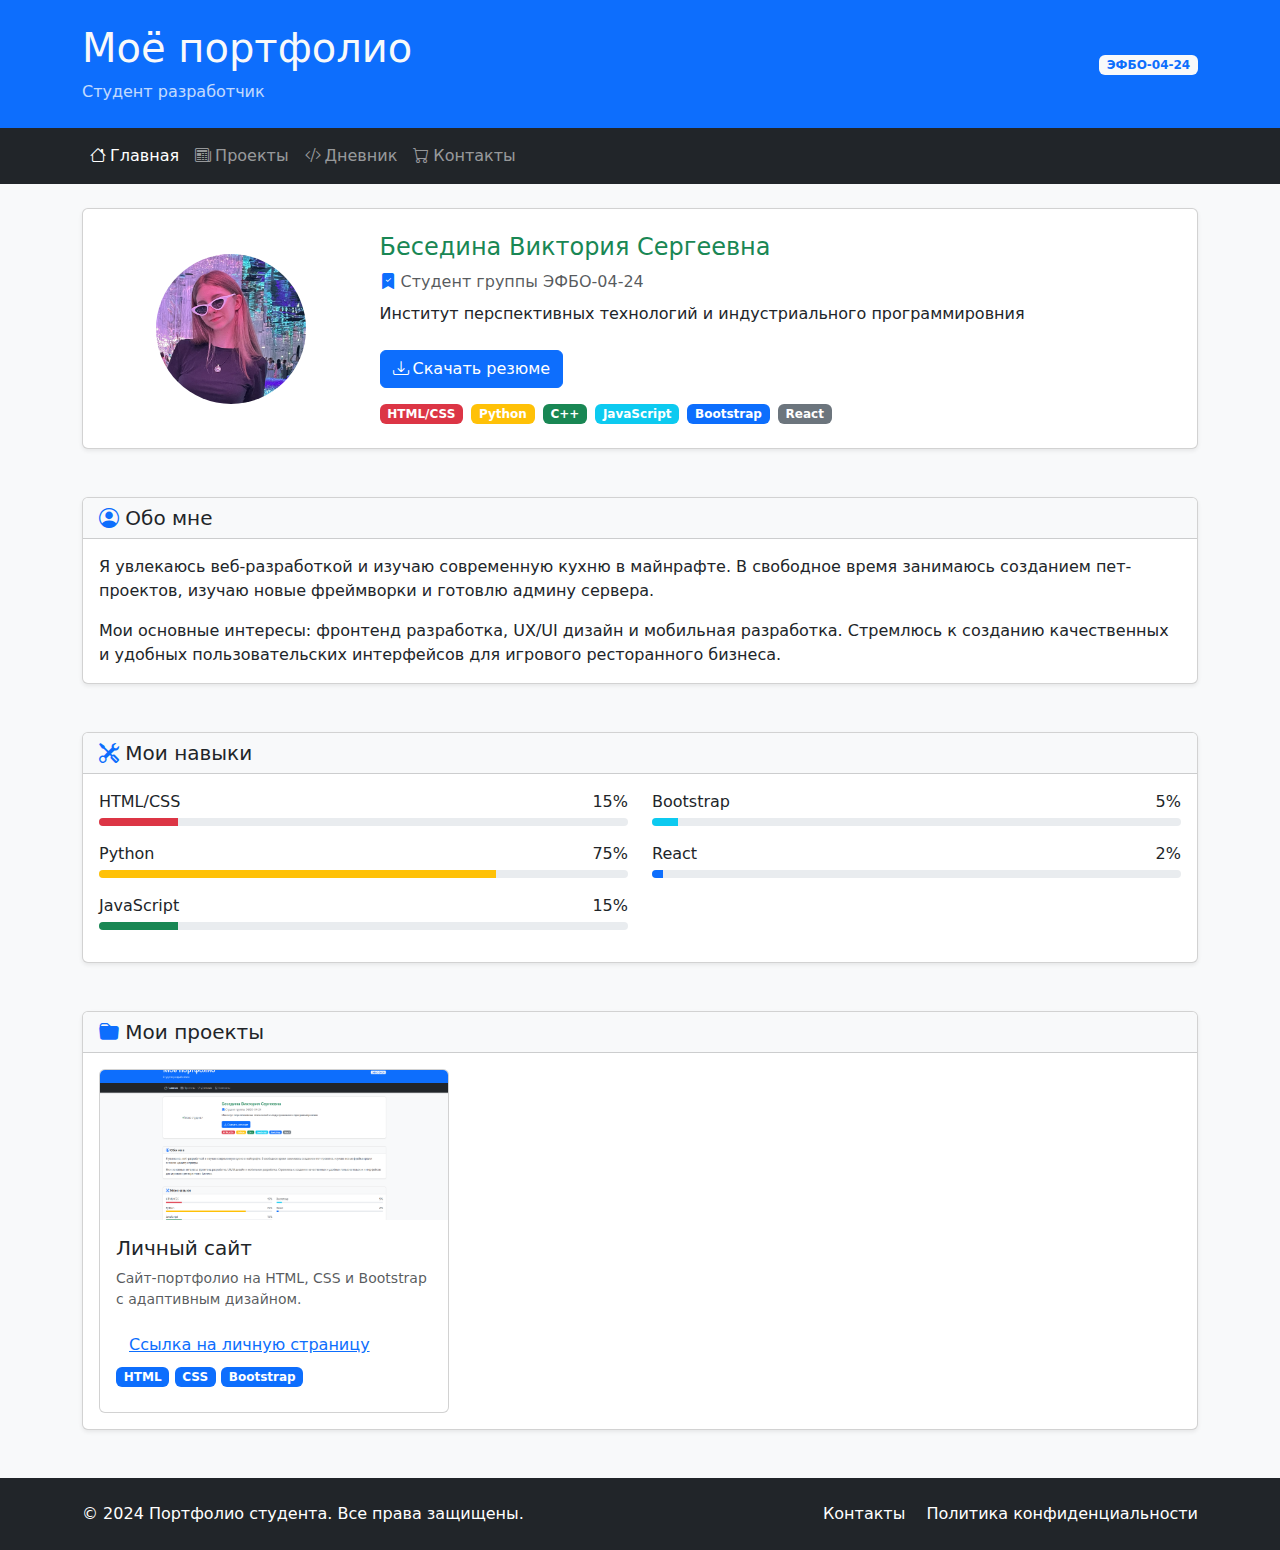
<file: index.html>
<!DOCTYPE html>
<html lang="ru">
<head>
    <meta charset="UTF-8">
    <meta name="viewport" content="width=device-width, initial-scale=1.0">
    <title>Мое портфолио</title>
    <link href="https://cdn.jsdelivr.net/npm/bootstrap@5.3.2/dist/css/bootstrap.min.css" rel="stylesheet">
    <link rel="stylesheet" href="https://cdn.jsdelivr.net/npm/bootstrap-icons@1.11.1/font/bootstrap-icons.css">
</head>
<body class="bg-light">
<div class="container-fluid p-0">
    <!-- Header -->
    <header class="bg-primary text-white py-4">
        <div class="container">
            <div class="row align-items-center">
                <div class="col">
                    <h1 class="text-light">Моё портфолио</h1>
                    <p class="mb-0 opacity-75">Студент разработчик</p>
                </div>
                <div class="col-auto">
                    <span class="badge bg-light text-primary">ЭФБО-04-24</span>
                </div>
            </div>
        </div>
    </header>

    <!-- Navigation -->
    <nav class="navbar navbar-expand-lg navbar-dark bg-dark">
        <div class="container">
            <button class="navbar-toggler" type="button" data-bs-toggle="collapse" data-bs-target="#navbarNav">
                <span class="navbar-toggler-icon"></span>
            </button>
            <div class="collapse navbar-collapse" id="navbarNav">
                <ul class="navbar-nav">
                    <li class="nav-item">
                        <a class="nav-link active" href="index.html">
                            <i class="bi bi-house me-1"></i>Главная
                        </a>
                    </li>
                    <li class="nav-item">
                        <a class="nav-link" href="pages/projects.html">
                            <i class="bi bi-newspaper me-1"></i>Проекты
                        </a>
                    </li>
                    <li class="nav-item">
                        <a class="nav-link" href="pages/diary.html">
                            <i class="bi bi-code-slash me-1"></i>Дневник
                        </a>
                    </li>
                    <li class="nav-item">
                        <a class="nav-link" href="pages/contacts.html">
                            <i class="bi bi-cart me-1"></i>Контакты
                        </a>
                    </li>
                </ul>
            </div>
        </div>
    </nav>

    <!-- Main Content -->
    <main class="container my-4">
        <!-- Profile Section -->
        <section class="mb-5">
            <div class="card shadow-sm">
                <div class="card-body p-4">
                    <div class="row align-items-center">
                        <div class="col-md-3 text-center mb-3 mb-md-0">
                            <img src="images/avatar.jpg" alt="Фото студента" class="img-fluid rounded-circle"
                                 style="width: 150px; height: 150px; object-fit: cover;">
                        </div>
                        <div class="col-md-9">
                            <h2 class="card-title h4 text-success">Беседина Виктория Сергеевна</h2>
                            <p class="card-text text-muted mb-2">
                                <i class="bi bi-bookmark-check-fill text-primary"></i>
                                Студент группы ЭФБО-04-24
                            </p>
                            <p class="card-text">
                                Институт перспективных технологий и индустриального программировния
                            </p>
                            <!-- Добавлена кнопка "Скачать резюме" -->
                            <a href="resume.pdf" class="btn btn-primary mt-2" download>
                                <i class="bi bi-download me-1"></i>Скачать резюме
                            </a>
                            <div class="d-flex gap-2 flex-wrap mt-3">
                                <span class="badge bg-danger">HTML/CSS</span>
                                <span class="badge bg-warning">Python</span>
                                <span class="badge bg-success">C++</span>
                                <span class="badge bg-info">JavaScript</span>
                                <span class="badge bg-primary">Bootstrap</span>
                                <span class="badge bg-secondary">React</span>
                            </div>
                        </div>
                    </div>
                </div>
            </div>
        </section>

        <!-- About Section -->
        <section class="mb-5">
            <div class="card shadow-sm">
                <div class="card-header bg-light">
                    <h3 class="card-title h5 mb-0">
                        <i class="bi bi-person-circle text-primary"></i>
                        Обо мне
                    </h3>
                </div>
                <div class="card-body">
                    <p class="card-text">
                        Я увлекаюсь веб-разработкой и изучаю современную кухню в майнрафте.
                        В свободное время занимаюсь созданием пет-проектов, изучаю новые фреймворки и готовлю админу
                        сервера.
                    </p>
                    <p class="card-text">
                        Мои основные интересы: фронтенд разработка, UX/UI дизайн и мобильная разработка.
                        Стремлюсь к созданию качественных и удобных пользовательских интерфейсов для игрового
                        ресторанного бизнеса.
                    </p>
                </div>
            </div>
        </section>

        <!-- Skills Section -->
        <section class="mb-5">
            <div class="card shadow-sm">
                <div class="card-header bg-light">
                    <h3 class="card-title h5 mb-0">
                        <i class="bi bi-tools text-primary"></i>
                        Мои навыки
                    </h3>
                </div>
                <div class="card-body">
                    <div class="row">
                        <div class="col-md-6">
                            <div class="mb-3">
                                <div class="d-flex justify-content-between mb-1">
                                    <span>HTML/CSS</span>
                                    <span class="text-dark">15%</span>
                                </div>
                                <div class="progress" style="height: 8px;">
                                    <div class="progress-bar bg-danger" style="width: 15%"></div>
                                </div>
                            </div>
                            <div class="mb-3">
                                <div class="d-flex justify-content-between mb-1">
                                    <span>Python</span>
                                    <span class="text-dark">75%</span>
                                </div>
                                <div class="progress" style="height: 8px;">
                                    <div class="progress-bar bg-warning" style="width: 75%"></div>
                                </div>
                            </div>
                            <div class="mb-3">
                                <div class="d-flex justify-content-between mb-1">
                                    <span>JavaScript</span>
                                    <span class="text-dark">15%</span>
                                </div>
                                <div class="progress" style="height: 8px;">
                                    <div class="progress-bar bg-success" style="width: 15%"></div>
                                </div>
                            </div>
                        </div>
                        <div class="col-md-6">
                            <div class="mb-3">
                                <div class="d-flex justify-content-between mb-1">
                                    <span>Bootstrap</span>
                                    <span class="text-dark">5%</span>
                                </div>
                                <div class="progress" style="height: 8px;">
                                    <div class="progress-bar bg-info" style="width: 5%"></div>
                                </div>
                            </div>
                            <div class="mb-3">
                                <div class="d-flex justify-content-between mb-1">
                                    <span>React</span>
                                    <span class="text-dark">2%</span>
                                </div>
                                <div class="progress" style="height: 8px;">
                                    <div class="progress-bar bg-primary" style="width: 2%"></div>
                                </div>

                            </div>
                        </div>
                    </div>
                </div>
            </div>
        </section>

        <!-- Projects Section -->
        <section class="mb-5">
            <div class="card shadow-sm">
                <div class="card-header bg-light">
                    <h3 class="card-title h5 mb-0">
                        <i class="bi bi-folder-fill text-primary"></i>
                        Мои проекты
                    </h3>
                </div>
                <div class="card-body">
                    <div class="row g-3">
                        <div class="col-md-4">
                            <div class="card h-100">
                                <img src="images/site.png" class="card-img-top" alt="Личный сайт"
                                     style="height: 150px; object-fit: cover;">
                                <div class="card-body">

                                    <h5 class="card-title">Личный сайт</h5>
                                    <p class="card-text small text-muted">
                                        Сайт-портфолио на HTML, CSS и Bootstrap с адаптивным дизайном.
                                    </p>
                                    <main class="main">
                                        <a href="https://github.com/ishikhin?tab=repositories"
                                           type="button" class="btn btn-link">Ссылка на личную страницу</a>
                                        </form>
                                    </main>
                                    <div class="mb-2">
                                        <span class="badge bg-primary">HTML</span>
                                        <span class="badge bg-primary">CSS</span>
                                        <span class="badge bg-primary">Bootstrap</span>
                                    </div>
                                </div>
                            </div>
                        </div>

                    </div>
                </div>
            </div>
</div>
</section>
</main>

<!-- Footer -->
<footer class="bg-dark text-white py-4 mt-5">
    <div class="container">
        <div class="row align-items-center">
            <div class="col-md-6">
                <p class="mb-0">&copy; 2024 Портфолио студента. Все права защищены.</p>
            </div>
            <div class="col-md-6 text-md-end">
                <a href="pages/contacts.html" class="text-white text-decoration-none me-3">Контакты</a>
                <a href="#" class="text-white text-decoration-none">Политика конфиденциальности</a>
            </div>
        </div>
    </div>
</footer>
</div>

<script src="https://cdn.jsdelivr.net/npm/bootstrap@5.3.2/dist/js/bootstrap.bundle.min.js"></script>
</body>
</html>
</file>
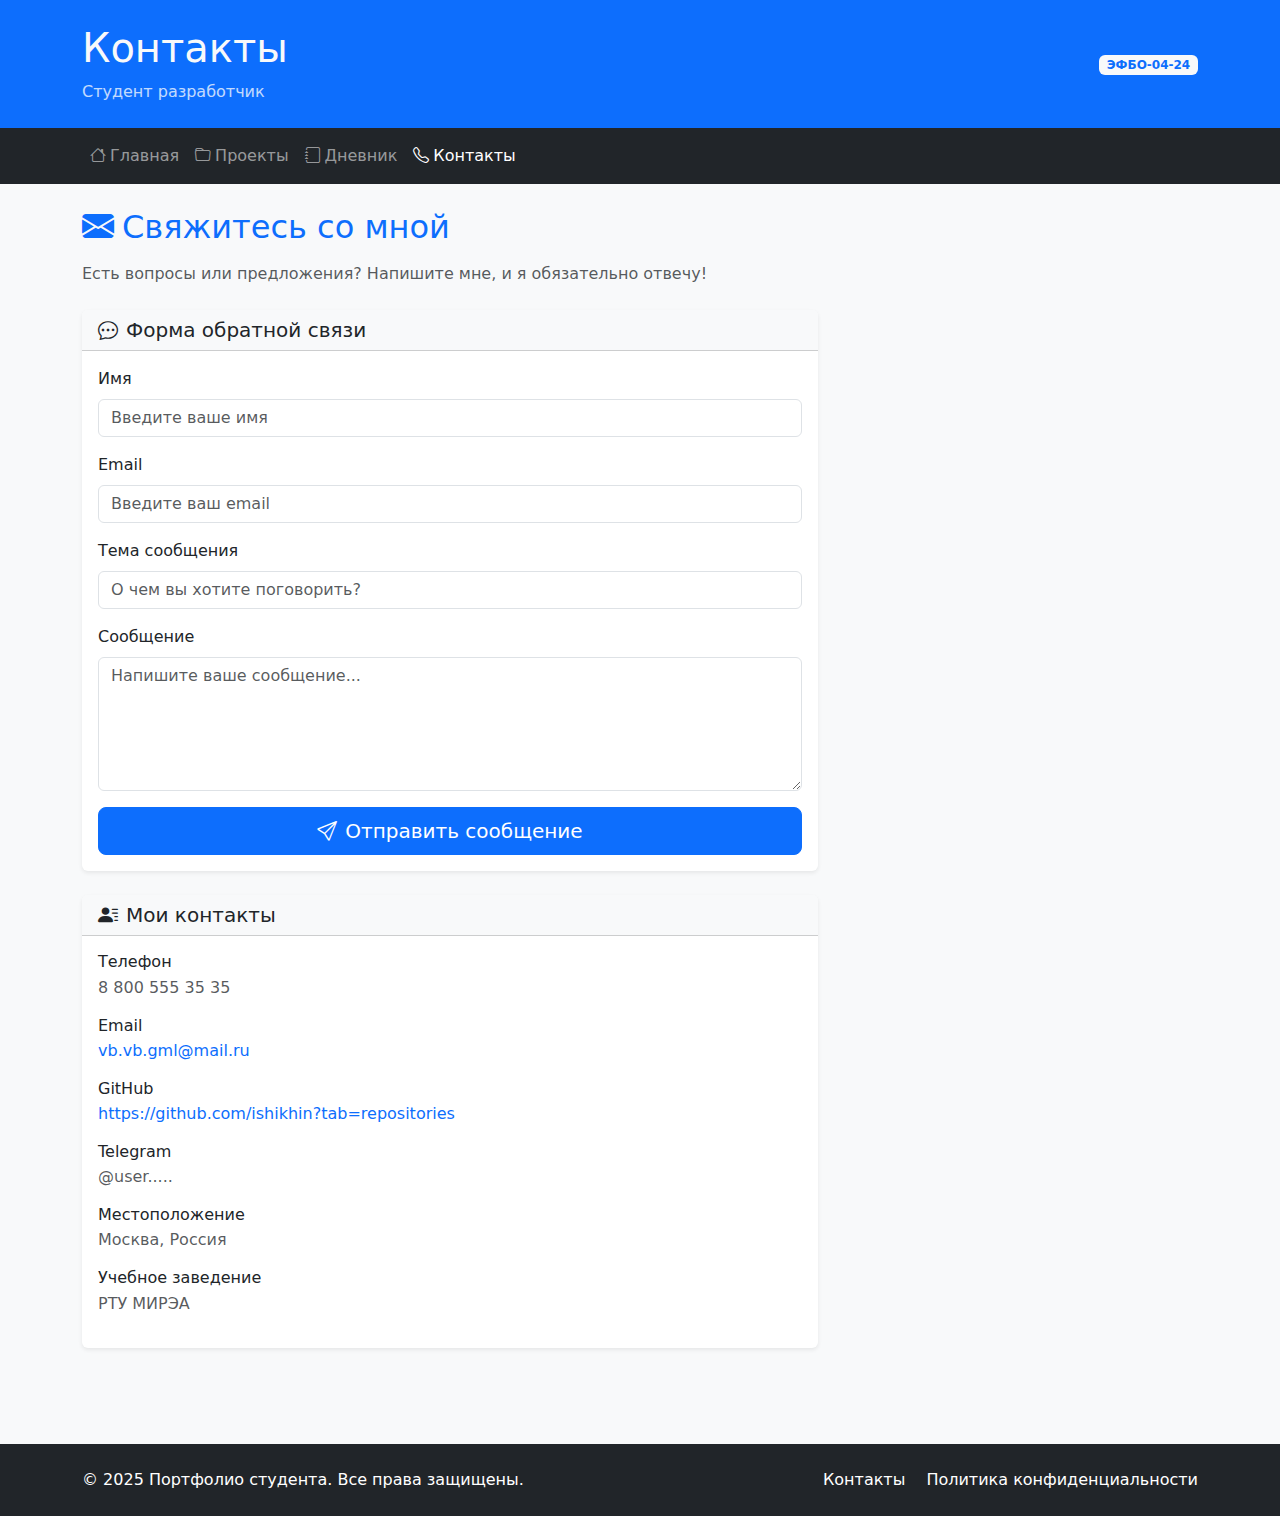
<file: pages/contacts.html>
<!DOCTYPE html>
<html lang="ru">
<head>
    <meta charset="UTF-8">
    <meta name="viewport" content="width=device-width, initial-scale=1.0">
    <title>Контакты</title>
    <link href="https://cdn.jsdelivr.net/npm/bootstrap@5.3.2/dist/css/bootstrap.min.css" rel="stylesheet">
    <link rel="stylesheet" href="https://cdn.jsdelivr.net/npm/bootstrap-icons@1.11.1/font/bootstrap-icons.css">
    <style>
        .contact-card {
            transition: transform 0.3s ease;
        }

        .contact-card:hover {
            transform: translateY(-2px);
        }
    </style>
</head>
<body class="bg-light">
<div class="container-fluid p-0">
    <!-- Header -->
    <header class="bg-primary text-white py-4">
        <div class="container">
            <div class="row align-items-center">
                <div class="col">
                    <h1 class="text-light">Контакты</h1>
                    <p class="mb-0 opacity-75">Студент разработчик</p>
                </div>
                <div class="col-auto">
                    <span class="badge bg-light text-primary">ЭФБО-04-24</span>
                </div>
            </div>
        </div>
    </header>

    <!-- Navigation -->
    <nav class="navbar navbar-expand-lg navbar-dark bg-dark">
        <div class="container">
            <button class="navbar-toggler" type="button" data-bs-toggle="collapse" data-bs-target="#navbarNav">
                <span class="navbar-toggler-icon"></span>
            </button>
            <div class="collapse navbar-collapse" id="navbarNav">
                <ul class="navbar-nav">
                    <li class="nav-item">
                        <a class="nav-link" href="../index.html">
                            <i class="bi bi-house me-1"></i>Главная
                        </a>
                    </li>
                    <li class="nav-item">
                        <a class="nav-link" href="projects.html">
                            <i class="bi bi-folder me-1"></i>Проекты
                        </a>
                    </li>
                    <li class="nav-item">
                        <a class="nav-link" href="diary.html">
                            <i class="bi bi-journal me-1"></i>Дневник
                        </a>
                    </li>
                    <li class="nav-item">
                        <a class="nav-link active" href="contacts.html">
                            <i class="bi bi-telephone me-1"></i>Контакты
                        </a>
                    </li>
                </ul>
            </div>
        </div>
    </nav>

    <!-- Main Content -->
    <main class="container my-4">
        <!-- Contacts Header -->
        <section class="mb-4">
            <h2 class="text-primary mb-3">
                <i class="bi bi-envelope-fill me-2"></i>Свяжитесь со мной
            </h2>
            <p class="text-muted">Есть вопросы или предложения? Напишите мне, и я обязательно отвечу!</p>
        </section>

        <div class="row">
            <!-- Contact Form -->
            <div class="col-lg-8 mb-5">
                <div class="card shadow-sm border-0">
                    <div class="card-header bg-light">
                        <h3 class="card-title h5 mb-0">
                            <i class="bi bi-chat-dots me-2"></i>Форма обратной связи
                        </h3>
                    </div>
                    <div class="card-body">
                        <form>
                            <div class="mb-3">
                                <label for="name" class="form-label">Имя</label>
                                <input type="text" class="form-control" id="name" placeholder="Введите ваше имя">
                            </div>
                            <div class="mb-3">
                                <label for="email" class="form-label">Email</label>
                                <input type="email" class="form-control" id="email" placeholder="Введите ваш email">
                            </div>
                            <div class="mb-3">
                                <label for="subject" class="form-label">Тема сообщения</label>
                                <input type="text" class="form-control" id="subject"
                                       placeholder="О чем вы хотите поговорить?">
                            </div>
                            <div class="mb-3">
                                <label for="message" class="form-label">Сообщение</label>
                                <textarea class="form-control" id="message" rows="5"
                                          placeholder="Напишите ваше сообщение..."></textarea>
                            </div>
                            <div class="d-grid">
                                <button type="submit" class="btn btn-primary btn-lg">
                                    <i class="bi bi-send me-2"></i>Отправить сообщение
                                </button>
                            </div>
                        </form>
                    </div>
                </div>

                <!-- Contact Information -->
                <div class="card shadow-sm border-0 mt-4">
                    <div class="card-header bg-light">
                        <h3 class="card-title h5 mb-0">
                            <i class="bi bi-person-lines-fill me-2"></i>Мои контакты
                        </h3>
                    </div>

                    <div class="card-body">
                        <div class="mb-3">
                            <h6 class="mb-1">Телефон</h6>
                            <span class="text-muted">8 800 555 35 35</span>
                        </div>
                        <div class="mb-3">
                            <h6 class="mb-1">Email</h6>
                            <a href="vb.vb.gml@mail.ru" class="text-decoration-none">vb.vb.gml@mail.ru</a>
                        </div>

                        <div class="mb-3">
                            <h6 class="mb-1">GitHub</h6>
                            <a href="https://github.com/ishikhin?tab=repositories" class="text-decoration-none"
                               target="_blank">https://github.com/ishikhin?tab=repositories</a>
                        </div>

                        <div class="mb-3">
                            <h6 class="mb-1">Telegram</h6>
                            <span class="text-muted">@user.....</span>
                        </div>

                        <div class="mb-3">
                            <h6 class="mb-1">Местоположение</h6>
                            <span class="text-muted">Москва, Россия</span>
                        </div>

                        <div class="mb-3">
                            <h6 class="mb-1">Учебное заведение</h6>
                            <span class="text-muted">РТУ МИРЭА</span>
                        </div>
                    </div>
                </div>
            </div>
        </div>
    </main>

    <!-- Footer -->
    <footer class="bg-dark text-white py-4 mt-5">
        <div class="container">
            <div class="row align-items-center">
                <div class="col-md-6">
                    <p class="mb-0">&copy; 2025 Портфолио студента. Все права защищены.</p>
                </div>
                <div class="col-md-6 text-md-end">
                    <a href="contacts.html" class="text-white text-decoration-none me-3">Контакты</a>
                    <a href="#" class="text-white text-decoration-none">Политика конфиденциальности</a>
                </div>
            </div>
        </div>
    </footer>
</div>

<script src="https://cdn.jsdelivr.net/npm/bootstrap@5.3.2/dist/js/bootstrap.bundle.min.js"></script>
</body>
</html>
</file>
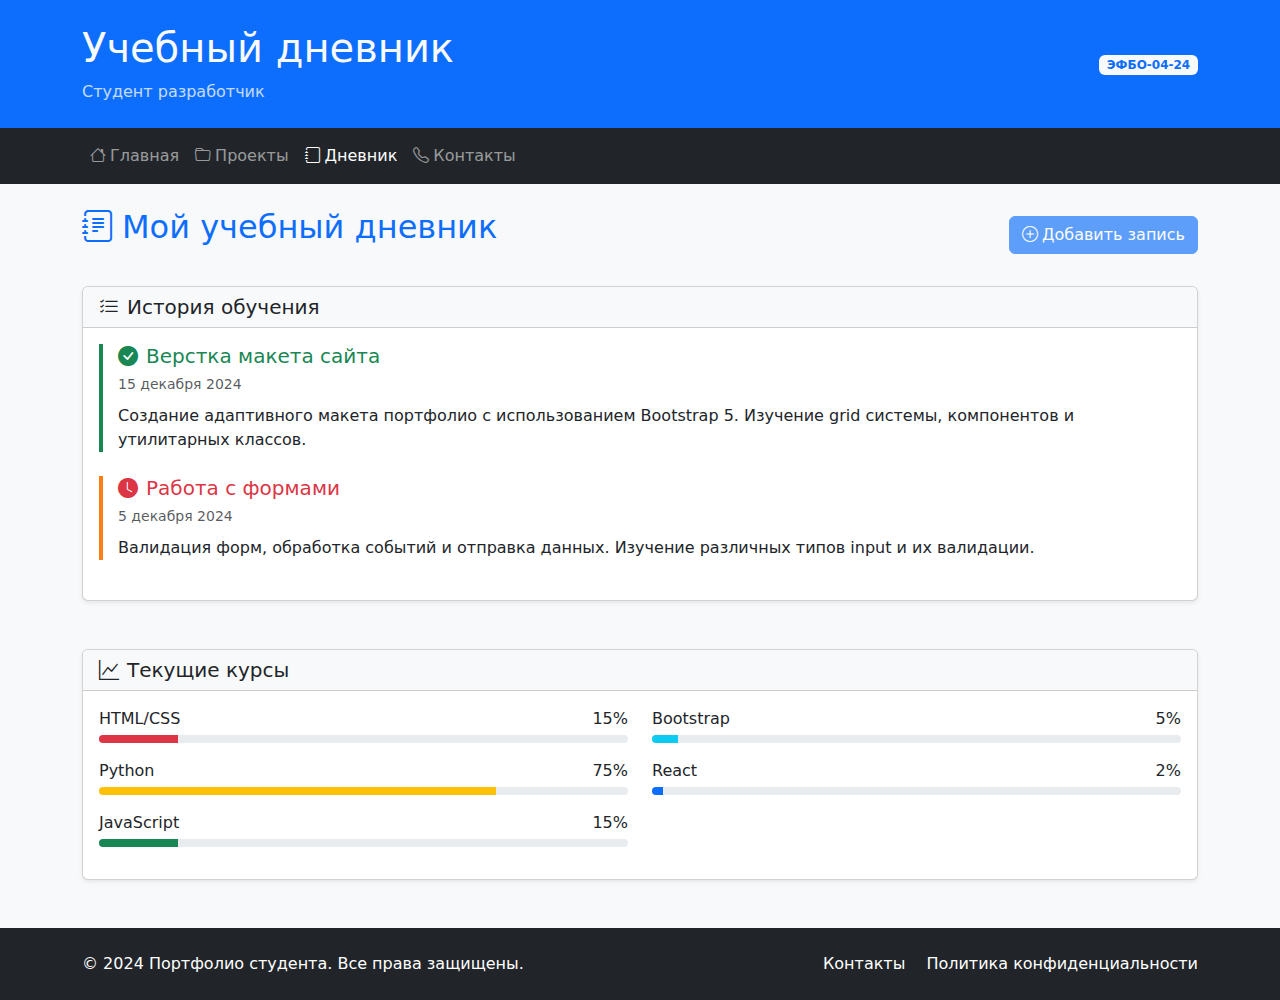
<file: pages/diary.html>
<!DOCTYPE html>
<html lang="ru">
<head>
    <meta charset="UTF-8">
    <meta name="viewport" content="width=device-width, initial-scale=1.0">
    <title>Учебный дневник</title>
    <link href="https://cdn.jsdelivr.net/npm/bootstrap@5.3.2/dist/css/bootstrap.min.css" rel="stylesheet">
    <link rel="stylesheet" href="https://cdn.jsdelivr.net/npm/bootstrap-icons@1.11.1/font/bootstrap-icons.css">
    <style>
        .diary-card {
            transition: transform 0.3s ease;
        }

        .diary-card:hover {
            transform: translateY(-2px);
        }

        .progress-course {
            height: 20px;
        }

        .entry-item {
            border-left: 4px solid #0d6efd;
            padding-left: 15px;
            margin-bottom: 20px;
        }

        .entry-completed {
            border-left-color: #198754;
        }

        .entry-in-progress {
            border-left-color: #fd7e14;
        }

        .entry-pending {
            border-left-color: #6c757d;
        }
    </style>
</head>
<body class="bg-light">
<div class="container-fluid p-0">
    <!-- Header -->
    <header class="bg-primary text-white py-4">
        <div class="container">
            <div class="row align-items-center">
                <div class="col">
                    <h1 class="text-light">Учебный дневник</h1>
                    <p class="mb-0 opacity-75">Студент разработчик</p>
                </div>
                <div class="col-auto">
                    <span class="badge bg-light text-primary">ЭФБО-04-24</span>
                </div>
            </div>
        </div>
    </header>

    <!-- Navigation -->
    <nav class="navbar navbar-expand-lg navbar-dark bg-dark">
        <div class="container">
            <button class="navbar-toggler" type="button" data-bs-toggle="collapse" data-bs-target="#navbarNav">
                <span class="navbar-toggler-icon"></span>
            </button>
            <div class="collapse navbar-collapse" id="navbarNav">
                <ul class="navbar-nav">
                    <li class="nav-item">
                        <a class="nav-link" href="../index.html">
                            <i class="bi bi-house me-1"></i>Главная
                        </a>
                    </li>
                    <li class="nav-item">
                        <a class="nav-link" href="projects.html">
                            <i class="bi bi-folder me-1"></i>Проекты
                        </a>
                    </li>
                    <li class="nav-item">
                        <a class="nav-link active" href="diary.html">
                            <i class="bi bi-journal me-1"></i>Дневник
                        </a>
                    </li>
                    <li class="nav-item">
                        <a class="nav-link" href="contacts.html">
                            <i class="bi bi-telephone me-1"></i>Контакты
                        </a>
                    </li>
                </ul>
            </div>
        </div>
    </nav>

    <!-- Main Content -->
    <main class="container my-4">
        <!-- Diary Header -->
        <section class="mb-4">
            <div class="row align-items-center">
                <div class="col-md-8">
                    <h2 class="text-primary mb-3">
                        <i class="bi bi-journal-text me-2"></i>Мой учебный дневник
                    </h2>
                </div>
                <div class="col-md-4 text-md-end">
                    <button class="btn btn-primary" disabled>
                        <i class="bi bi-plus-circle me-1"></i>Добавить запись
                    </button>
                </div>
            </div>
        </section>


        <!-- Diary Entries -->
        <section class="mb-5">
            <div class="card shadow-sm">
                <div class="card-header bg-light">
                    <h3 class="card-title h5 mb-0">
                        <i class="bi bi-list-check me-2"></i>История обучения
                    </h3>
                </div>
                <div class="card-body">
                    <!-- Запись 1 -->
                    <div class="entry-item entry-completed mb-4">
                        <div class="d-flex justify-content-between align-items-start">
                            <div>
                                <h5 class="text-success mb-1">
                                    <i class="bi bi-check-circle-fill me-2"></i>Верстка макета сайта
                                </h5>
                                <p class="text-muted mb-2"><small>15 декабря 2024</small></p>
                                <p class="mb-0">Создание адаптивного макета портфолио с использованием Bootstrap 5.
                                    Изучение grid системы, компонентов и утилитарных классов.</p>
                            </div>
                        </div>
                    </div>


                    <!-- Запись 3 -->
                    <div class="entry-item entry-in-progress mb-4">
                        <div class="d-flex justify-content-between align-items-start">
                            <div>
                                <h5 class="text-danger mb-1">
                                    <i class="bi bi-clock-fill me-2"></i>Работа с формами
                                </h5>
                                <p class="text-muted mb-2"><small>5 декабря 2024</small></p>
                                <p class="mb-0">Валидация форм, обработка событий и отправка данных. Изучение различных
                                    типов input и их валидации.</p>
                            </div>
                        </div>
                    </div>

                </div>
            </div>
        </section>

        <!-- Current Courses -->
        <section class="mb-5">
            <div class="card shadow-sm">
                <div class="card-header bg-light">
                    <h3 class="card-title h5 mb-0">
                        <i class="bi bi-graph-up me-2"></i>Текущие курсы
                    </h3>
                </div>
                <div class="card-body">
                    <div class="row">
                        <div class="col-md-6">
                            <div class="mb-3">
                                <div class="d-flex justify-content-between mb-1">
                                    <span>HTML/CSS</span>
                                    <span class="text-dark">15%</span>
                                </div>
                                <div class="progress" style="height: 8px;">
                                    <div class="progress-bar bg-danger" style="width: 15%"></div>
                                </div>
                            </div>
                            <div class="mb-3">
                                <div class="d-flex justify-content-between mb-1">
                                    <span>Python</span>
                                    <span class="text-dark">75%</span>
                                </div>
                                <div class="progress" style="height: 8px;">
                                    <div class="progress-bar bg-warning" style="width: 75%"></div>
                                </div>
                            </div>
                            <div class="mb-3">
                                <div class="d-flex justify-content-between mb-1">
                                    <span>JavaScript</span>
                                    <span class="text-dark">15%</span>
                                </div>
                                <div class="progress" style="height: 8px;">
                                    <div class="progress-bar bg-success" style="width: 15%"></div>
                                </div>
                            </div>
                        </div>
                        <div class="col-md-6">
                            <div class="mb-3">
                                <div class="d-flex justify-content-between mb-1">
                                    <span>Bootstrap</span>
                                    <span class="text-dark">5%</span>
                                </div>
                                <div class="progress" style="height: 8px;">
                                    <div class="progress-bar bg-info" style="width: 5%"></div>
                                </div>
                            </div>
                            <div class="mb-3">
                                <div class="d-flex justify-content-between mb-1">
                                    <span>React</span>
                                    <span class="text-dark">2%</span>
                                </div>
                                <div class="progress" style="height: 8px;">
                                    <div class="progress-bar bg-primary" style="width: 2%"></div>
                                </div>

                            </div>
                        </div>
                    </div>
                </div>
        </section>
    </main>

    <!-- Footer -->
    <footer class="bg-dark text-white py-4 mt-5">
        <div class="container">
            <div class="row align-items-center">
                <div class="col-md-6">
                    <p class="mb-0">&copy; 2024 Портфолио студента. Все права защищены.</p>
                </div>
                <div class="col-md-6 text-md-end">
                    <a href="contacts.html" class="text-white text-decoration-none me-3">Контакты</a>
                    <a href="#" class="text-white text-decoration-none">Политика конфиденциальности</a>
                </div>
            </div>
        </div>
    </footer>
</div>

<script src="https://cdn.jsdelivr.net/npm/bootstrap@5.3.2/dist/js/bootstrap.bundle.min.js"></script>
</body>
</html>
</file>
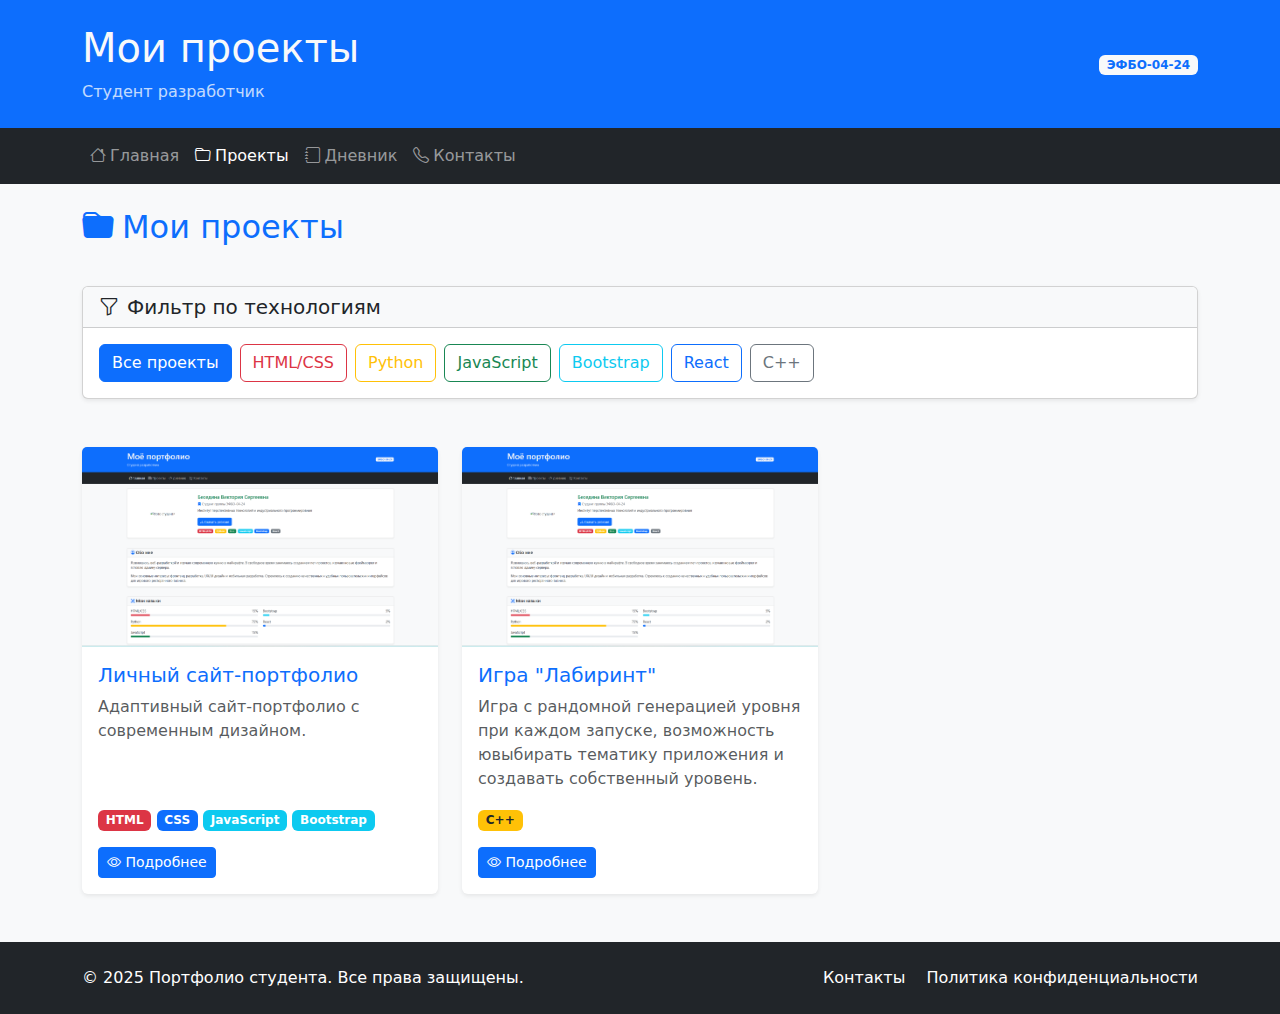
<file: pages/projects.html>
<!DOCTYPE html>
<html lang="ru">
<head>
    <meta charset="UTF-8">
    <meta name="viewport" content="width=device-width, initial-scale=1.0">
    <title>Мои проекты</title>
    <link href="https://cdn.jsdelivr.net/npm/bootstrap@5.3.2/dist/css/bootstrap.min.css" rel="stylesheet">
    <link rel="stylesheet" href="https://cdn.jsdelivr.net/npm/bootstrap-icons@1.11.1/font/bootstrap-icons.css">
    <style>
        .project-card {
            transition: transform 0.3s ease, box-shadow 0.3s ease;
        }

        .project-card:hover {
            transform: translateY(-5px);
        }

        .project-item {
            transition: all 0.3s ease;
        }

        .project-item.hidden {
            display: none !important;
        }
    </style>
</head>
<body class="bg-light">
<div class="container-fluid p-0">
    <!-- Header -->
    <header class="bg-primary text-white py-4">
        <div class="container">
            <div class="row align-items-center">
                <div class="col">
                    <h1 class="text-light">Мои проекты</h1>
                    <p class="mb-0 opacity-75">Студент разработчик</p>
                </div>
                <div class="col-auto">
                    <span class="badge bg-light text-primary">ЭФБО-04-24</span>
                </div>
            </div>
        </div>
    </header>

    <!-- Navigation -->
    <nav class="navbar navbar-expand-lg navbar-dark bg-dark">
        <div class="container">
            <button class="navbar-toggler" type="button" data-bs-toggle="collapse" data-bs-target="#navbarNav">
                <span class="navbar-toggler-icon"></span>
            </button>
            <div class="collapse navbar-collapse" id="navbarNav">
                <ul class="navbar-nav">
                    <li class="nav-item">
                        <a class="nav-link" href="../index.html">
                            <i class="bi bi-house me-1"></i>Главная
                        </a>
                    </li>
                    <li class="nav-item">
                        <a class="nav-link active" href="projects.html">
                            <i class="bi bi-folder me-1"></i>Проекты
                        </a>
                    </li>
                    <li class="nav-item">
                        <a class="nav-link" href="diary.html">
                            <i class="bi bi-journal me-1"></i>Дневник
                        </a>
                    </li>
                    <li class="nav-item">
                        <a class="nav-link" href="contacts.html">
                            <i class="bi bi-telephone me-1"></i>Контакты
                        </a>
                    </li>
                </ul>
            </div>
        </div>
    </nav>

    <!-- Main Content -->
    <main class="container my-4">
        <!-- Projects Header -->
        <section class="mb-4">
            <div class="row align-items-center">
                <div class="col-md-6">
                    <h2 class="text-primary mb-3">
                        <i class="bi bi-folder-fill me-2"></i>Мои проекты
                    </h2>
                </div>
            </div>
        </section>

        <!-- Filters -->
        <section class="mb-5">
            <div class="card shadow-sm">
                <div class="card-header bg-light">
                    <h3 class="card-title h5 mb-0">
                        <i class="bi bi-funnel me-2"></i>Фильтр по технологиям
                    </h3>
                </div>
                <div class="card-body">
                    <div class="d-flex flex-wrap gap-2" id="filterButtons">
                        <button class="btn btn-outline-primary filter-btn active" data-filter="all">
                            Все проекты
                        </button>
                        <button class="btn btn-outline-danger filter-btn" data-filter="html">
                            HTML/CSS
                        </button>
                        <button class="btn btn-outline-warning filter-btn" data-filter="python">
                            Python
                        </button>
                        <button class="btn btn-outline-success filter-btn" data-filter="javascript">
                            JavaScript
                        </button>
                        <button class="btn btn-outline-info filter-btn" data-filter="bootstrap">
                            Bootstrap
                        </button>
                        <button class="btn btn-outline-primary filter-btn" data-filter="react">
                            React
                        </button>
                        <button class="btn btn-outline-secondary filter-btn" data-filter="cpp">
                            C++
                        </button>
                    </div>
                </div>
            </div>
        </section>

        <!-- Projects Grid -->
        <section class="mb-5">
            <div class="row g-4" id="projectsGrid">
                <!-- Project 1 -->
                <div class="col-lg-4 col-md-6 project-item" data-categories="html css bootstrap">
                    <div class="card project-card h-100 shadow-sm border-0">
                        <img src="../images/site.png" class="card-img-top" alt="Личный сайт"
                             style="height: 200px; object-fit: cover;">
                        <div class="card-body d-flex flex-column">
                            <h5 class="card-title text-primary">Личный сайт-портфолио</h5>
                            <p class="card-text flex-grow-1 text-muted">
                                Адаптивный сайт-портфолио с современным дизайном.
                            </p>
                            <div class="mb-3">
                                <span class="badge bg-danger">HTML</span>
                                <span class="badge bg-primary">CSS</span>
                                <span class="badge bg-info">JavaScript</span>
                                <span class="badge bg-info">Bootstrap</span>
                            </div>
                            <div class="mt-auto">
                                <button class="btn btn-primary btn-sm" onclick="showProjectDetails(1)">
                                    <i class="bi bi-eye"></i> Подробнее
                                </button>
                            </div>
                        </div>
                    </div>
                </div>

                <!-- Project 2 -->
                <div class="col-lg-4 col-md-6 project-item" data-categories="python">
                    <div class="card project-card h-100 shadow-sm border-0">
                        <img src="../images/site.png" class="card-img-top" alt="C++ проект"
                             style="height: 200px; object-fit: cover;">
                        <div class="card-body d-flex flex-column">
                            <h5 class="card-title text-primary">Игра "Лабиринт"</h5>
                            <p class="card-text flex-grow-1 text-muted">
                                Игра с рандомной генерацией уровня при каждом запуске, возможность ювыбирать тематику
                                приложения и создавать собственный уровень.
                            </p>
                            <div class="mb-3">
                                <span class="badge bg-warning text-dark">С++</span>
                            </div>

                            <div class="mt-auto">
                                <button class="btn btn-primary btn-sm" onclick="showProjectDetails(1)">
                                    <i class="bi bi-eye"></i> Подробнее
                                </button>
                            </div>
                        </div>
                    </div>
                </div>


            </div>
        </section>
    </main>

    <!-- Footer -->
    <footer class="bg-dark text-white py-4 mt-5">
        <div class="container">
            <div class="row align-items-center">
                <div class="col-md-6">
                    <p class="mb-0">&copy; 2025 Портфолио студента. Все права защищены.</p>
                </div>
                <div class="col-md-6 text-md-end">
                    <a href="contacts.html" class="text-white text-decoration-none me-3">Контакты</a>
                    <a href="#" class="text-white text-decoration-none">Политика конфиденциальности</a>
                </div>
            </div>
        </div>
    </footer>
</div>

<!-- Project Details Modal -->
<div class="modal fade" id="projectModal" tabindex="-1">
    <div class="modal-dialog modal-lg">
        <div class="modal-content">
            <div class="modal-header">
                <h5 class="modal-title" id="projectModalTitle">Детали проекта</h5>
                <button type="button" class="btn-close" data-bs-dismiss="modal"></button>
            </div>
            <div class="modal-body" id="projectModalBody">
                <!-- Content will be loaded by JavaScript -->
            </div>
            <div class="modal-footer">
                <button type="button" class="btn btn-secondary" data-bs-dismiss="modal">Закрыть</button>
            </div>
        </div>
    </div>
</div>

<script src="https://cdn.jsdelivr.net/npm/bootstrap@5.3.2/dist/js/bootstrap.bundle.min.js"></script>
<script>

</script>
</body>
</html>
</file>
